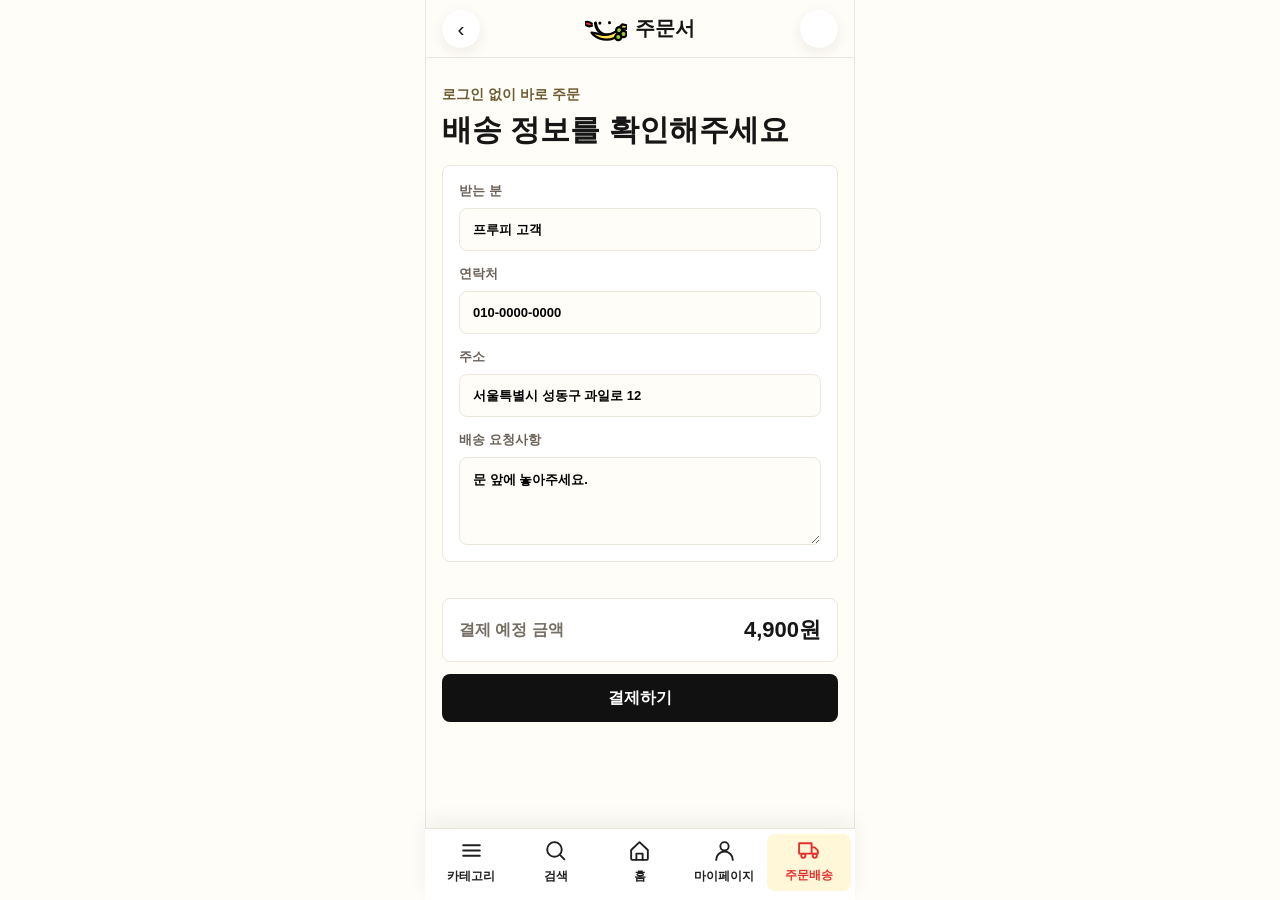
<file: checkout.html>
<!doctype html>
<html lang="ko">
  <head>
    <meta charset="UTF-8" />
    <meta name="viewport" content="width=device-width, initial-scale=1.0" />
    <title>주문서 | 프루피</title>
    <link rel="stylesheet" href="./styles.css" />
    <script defer src="./data.js"></script>
    <script defer src="./app.js"></script>
    <script defer src="./nav.js"></script>
  </head>
  <body data-page="checkout" data-nav="orders">
    <header class="topbar">
      <a class="icon-btn" href="./cart.html" aria-label="뒤로">‹</a>
      <a class="brand" href="./index.html" aria-label="프루피 홈">
        <img src="./logo.svg" alt="" class="brand-logo" />
        <span>주문서</span>
      </a>
      <span class="icon-space"></span>
    </header>

    <main>
      <section class="page-head compact">
        <p>로그인 없이 바로 주문</p>
        <h1>배송 정보를 확인해주세요</h1>
      </section>
      <form class="order-form">
        <label>받는 분<input type="text" value="프루피 고객" /></label>
        <label>연락처<input type="tel" value="010-0000-0000" /></label>
        <label>주소<input type="text" value="서울특별시 성동구 과일로 12" /></label>
        <label>배송 요청사항<textarea>문 앞에 놓아주세요.</textarea></label>
      </form>
      <section class="section">
        <div class="total-box">
          <span>결제 예정 금액</span>
          <strong id="checkoutTotal">0원</strong>
        </div>
        <button class="checkout-btn" type="button">결제하기</button>
      </section>
    </main>
    <nav class="bottom-nav icon-nav" data-bottom-nav aria-label="하단 메뉴"></nav>
  </body>
</html>
</file>
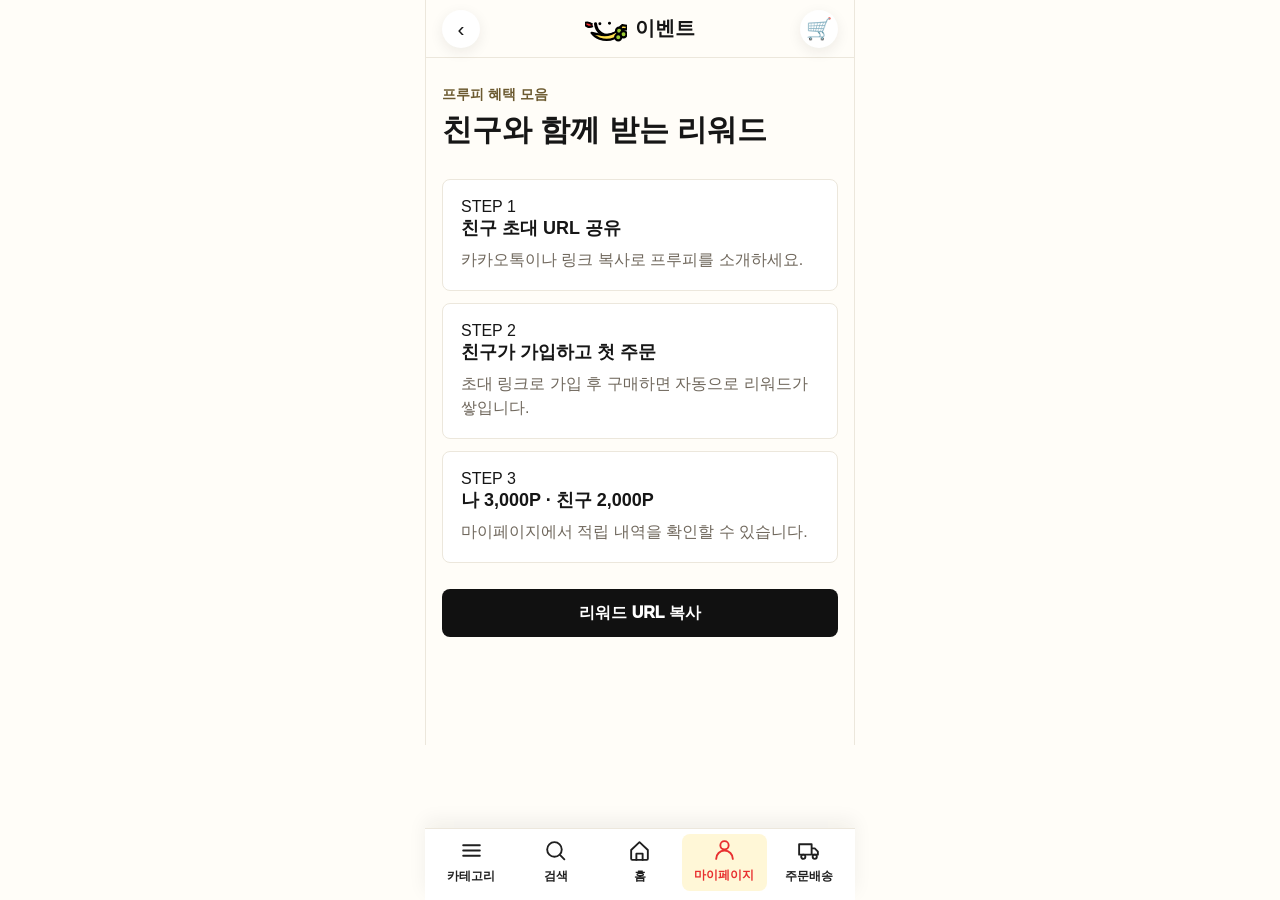
<file: event.html>
<!doctype html>
<html lang="ko">
  <head>
    <meta charset="UTF-8" />
    <meta name="viewport" content="width=device-width, initial-scale=1.0" />
    <title>이벤트 | 프루피</title>
    <link rel="stylesheet" href="./styles.css" />
    <script defer src="./nav.js"></script>
  </head>
  <body data-page="mypage">
    <header class="topbar">
      <a class="icon-btn" href="./index.html" aria-label="뒤로">‹</a>
      <a class="brand" href="./index.html"><img class="logo-mark" src="./logo.svg" alt="" /><span>이벤트</span></a>
      <a class="icon-btn" href="./cart.html" aria-label="장바구니">🛒</a>
    </header>
    <main>
      <section class="page-head">
        <p>프루피 혜택 모음</p>
        <h1>친구와 함께 받는 리워드</h1>
      </section>
      <section class="section event-stack">
        <article><span>STEP 1</span><strong>친구 초대 URL 공유</strong><p>카카오톡이나 링크 복사로 프루피를 소개하세요.</p></article>
        <article><span>STEP 2</span><strong>친구가 가입하고 첫 주문</strong><p>초대 링크로 가입 후 구매하면 자동으로 리워드가 쌓입니다.</p></article>
        <article><span>STEP 3</span><strong>나 3,000P · 친구 2,000P</strong><p>마이페이지에서 적립 내역을 확인할 수 있습니다.</p></article>
        <button class="checkout-btn" type="button" onclick="navigator.clipboard?.writeText(location.href)">리워드 URL 복사</button>
      </section>
    </main>
    <nav class="bottom-nav icon-nav" data-bottom-nav aria-label="하단 메뉴"></nav>
  </body>
</html>
</file>
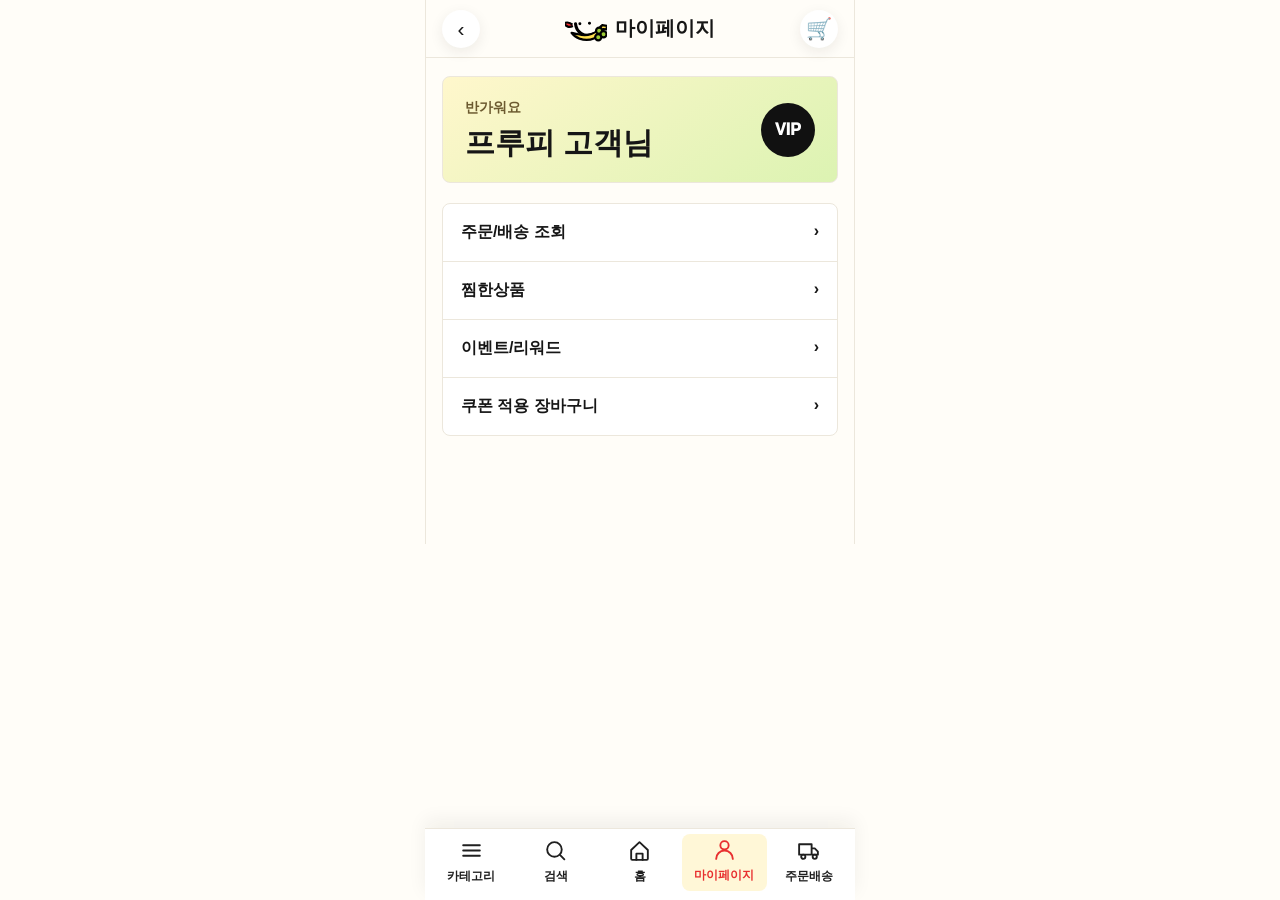
<file: mypage.html>
<!doctype html>
<html lang="ko">
  <head>
    <meta charset="UTF-8" />
    <meta name="viewport" content="width=device-width, initial-scale=1.0" />
    <title>마이페이지 | 프루피</title>
    <link rel="stylesheet" href="./styles.css" />
    <script defer src="./nav.js"></script>
  </head>
  <body data-page="mypage">
    <header class="topbar">
      <a class="icon-btn" href="./index.html" aria-label="뒤로">‹</a>
      <a class="brand" href="./index.html"><img class="logo-mark" src="./logo.svg" alt="" /><span>마이페이지</span></a>
      <a class="icon-btn" href="./cart.html" aria-label="장바구니">🛒</a>
    </header>
    <main>
      <section class="profile-card">
        <div><p>반가워요</p><h1>프루피 고객님</h1></div>
        <span>VIP</span>
      </section>
      <section class="section">
        <div class="menu-list">
          <a href="./orders.html">주문/배송 조회 <span>›</span></a>
          <a href="./wishlist.html">찜한상품 <span>›</span></a>
          <a href="./event.html">이벤트/리워드 <span>›</span></a>
          <a href="./cart.html">쿠폰 적용 장바구니 <span>›</span></a>
        </div>
      </section>
    </main>
    <nav class="bottom-nav icon-nav" data-bottom-nav aria-label="하단 메뉴"></nav>
  </body>
</html>
</file>
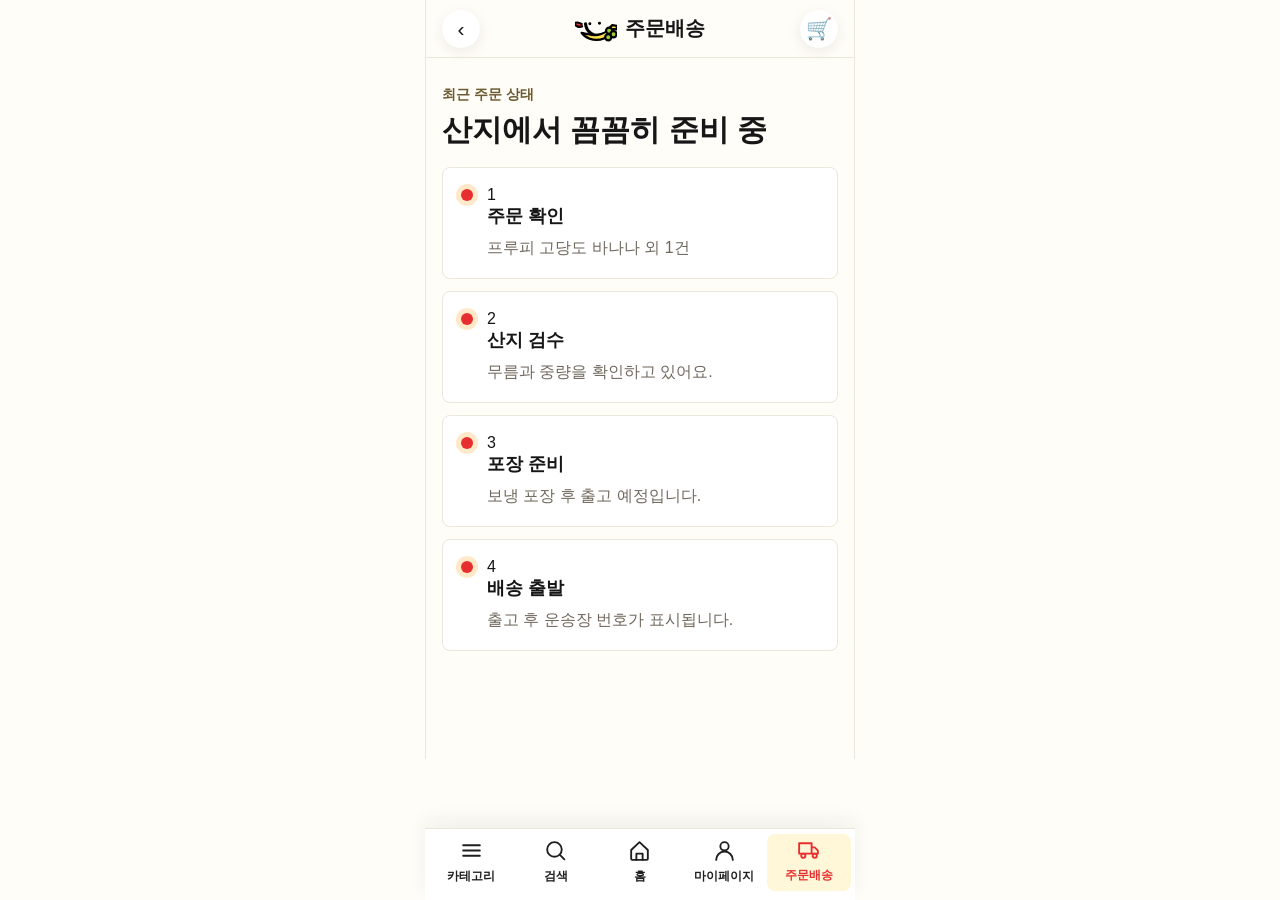
<file: orders.html>
<!doctype html>
<html lang="ko">
  <head>
    <meta charset="UTF-8" />
    <meta name="viewport" content="width=device-width, initial-scale=1.0" />
    <title>주문배송 | 프루피</title>
    <link rel="stylesheet" href="./styles.css" />
    <script defer src="./nav.js"></script>
  </head>
  <body data-page="orders">
    <header class="topbar">
      <a class="icon-btn" href="./index.html" aria-label="뒤로">‹</a>
      <a class="brand" href="./index.html"><img class="logo-mark" src="./logo.svg" alt="" /><span>주문배송</span></a>
      <a class="icon-btn" href="./cart.html" aria-label="장바구니">🛒</a>
    </header>
    <main>
      <section class="page-head compact">
        <p>최근 주문 상태</p>
        <h1>산지에서 꼼꼼히 준비 중</h1>
      </section>
      <section class="section order-timeline">
        <article class="active"><span>1</span><div><strong>주문 확인</strong><p>프루피 고당도 바나나 외 1건</p></div></article>
        <article class="active"><span>2</span><div><strong>산지 검수</strong><p>무름과 중량을 확인하고 있어요.</p></div></article>
        <article><span>3</span><div><strong>포장 준비</strong><p>보냉 포장 후 출고 예정입니다.</p></div></article>
        <article><span>4</span><div><strong>배송 출발</strong><p>출고 후 운송장 번호가 표시됩니다.</p></div></article>
      </section>
    </main>
    <nav class="bottom-nav icon-nav" data-bottom-nav aria-label="하단 메뉴"></nav>
  </body>
</html>
</file>
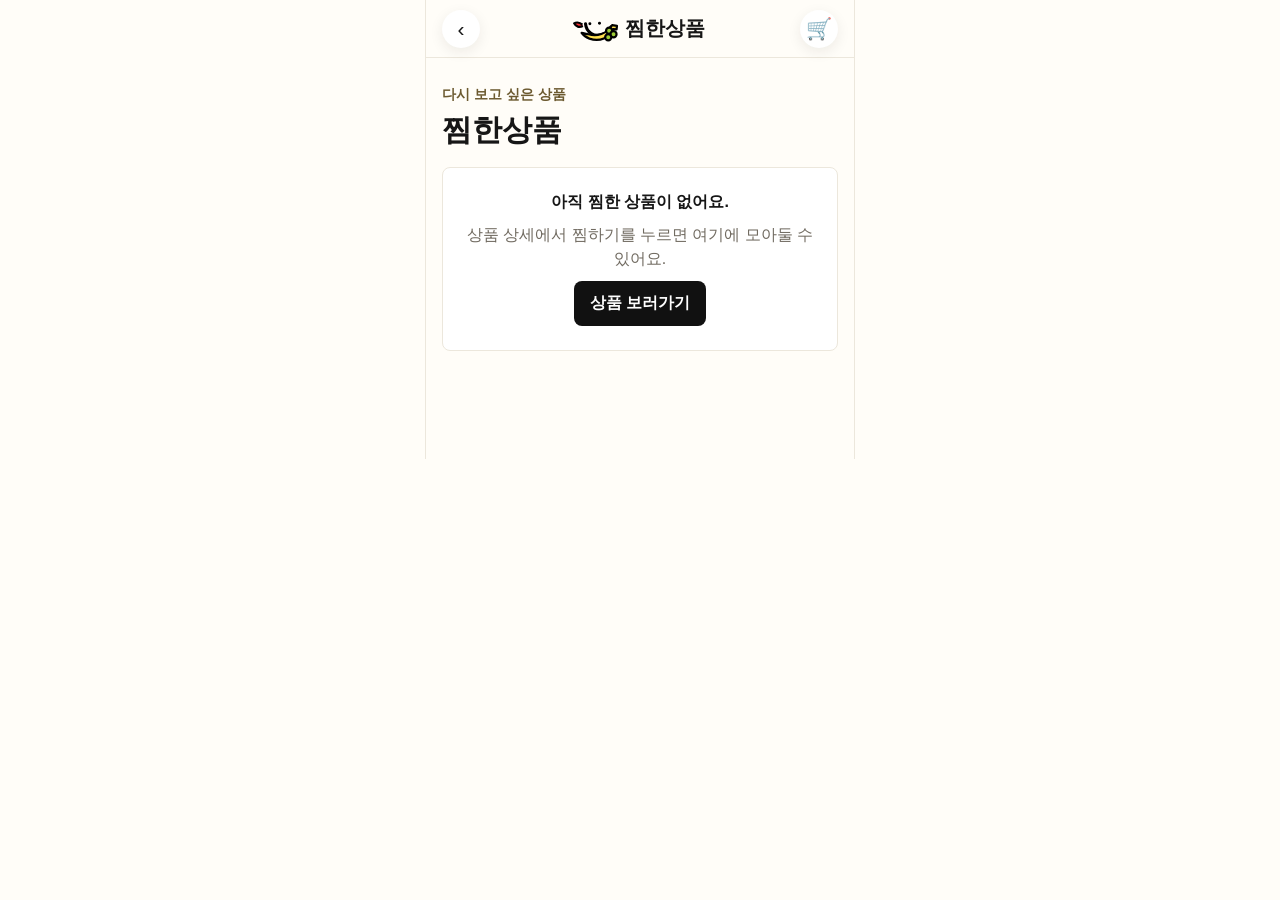
<file: wishlist.html>
<!doctype html>
<html lang="ko">
  <head>
    <meta charset="UTF-8" />
    <meta name="viewport" content="width=device-width, initial-scale=1.0" />
    <title>찜한상품 | 프루피</title>
    <link rel="stylesheet" href="./styles.css" />
    <script defer src="./data.js"></script>
    <script defer src="./app.js"></script>
  </head>
  <body data-page="wishlist">
    <header class="topbar">
      <a class="icon-btn" href="./index.html" aria-label="뒤로">‹</a>
      <a class="brand" href="./index.html" aria-label="프루피 홈">
        <span class="logo-mark" aria-hidden="true">
          <svg viewBox="0 0 96 60" role="img">
            <path class="logo-face" d="M24 18c2 20 20 32 40 24 8-3 14-9 18-17" />
            <path class="logo-leaf" d="M17 20c-8-7-16-5-19-3 4 8 12 10 20 6" />
            <path class="logo-banana" d="M31 42c18 6 42 0 54-21l11 2-1 8-8-1c-8 20-30 30-54 22-8-3-14-7-18-13 6 1 10 2 16 3z" />
            <circle class="logo-grape" cx="78" cy="34" r="7" />
            <circle class="logo-grape" cx="88" cy="42" r="7" />
            <circle class="logo-grape" cx="76" cy="49" r="7" />
            <circle cx="34" cy="18" r="3.4" />
            <circle cx="56" cy="17" r="3.4" />
          </svg>
        </span>
        <span>찜한상품</span>
      </a>
      <a class="icon-btn" href="./cart.html" aria-label="장바구니">🛒</a>
    </header>

    <main>
      <section class="page-head compact">
        <p>다시 보고 싶은 상품</p>
        <h1>찜한상품</h1>
      </section>
      <section class="section">
        <div class="product-list" id="wishlistItems"></div>
      </section>
    </main>
  </body>
</html>
</file>
<file: styles.css>
:root {
  color: #161616;
  background: #fffdf8;
  font-family: -apple-system, BlinkMacSystemFont, "Segoe UI", sans-serif;
  --red: #f52e32;
  --green: #6fb82b;
  --yellow: #ffe04f;
  --line: #ece7dc;
}

* {
  box-sizing: border-box;
}

body {
  margin: 0;
  background: #fffdf8;
  padding-bottom: calc(88px + env(safe-area-inset-bottom));
}

body.drawer-locked {
  overflow: hidden;
}

a {
  color: inherit;
  text-decoration: none;
}

button,
input,
textarea {
  font: inherit;
}

.topbar {
  position: sticky;
  top: 0;
  z-index: 10;
  display: flex;
  align-items: center;
  justify-content: space-between;
  height: 58px;
  padding: 0 16px;
  background: rgba(255, 253, 248, 0.94);
  border-bottom: 1px solid var(--line);
  backdrop-filter: blur(14px);
}

.topbar.transparent {
  position: fixed;
  width: 100%;
  background: transparent;
  border: 0;
}

.brand {
  display: inline-flex;
  align-items: center;
  gap: 8px;
  font-size: 20px;
  font-weight: 900;
}

.brand-logo {
  width: 42px;
  height: 30px;
  object-fit: contain;
}

.brand-compact {
  padding: 6px 10px;
  border-radius: 999px;
  background: rgba(255, 255, 255, 0.92);
  box-shadow: 0 4px 14px rgba(32, 24, 8, 0.08);
}

.logo-mark {
  width: 42px;
  height: 30px;
}

.logo-mark svg {
  width: 100%;
  height: 100%;
  overflow: visible;
}

.logo-face {
  fill: none;
  stroke: #000;
  stroke-width: 7;
  stroke-linecap: round;
}

.logo-leaf {
  fill: var(--red);
  stroke: #000;
  stroke-width: 5;
  stroke-linejoin: round;
}

.logo-banana {
  fill: var(--yellow);
  stroke: #000;
  stroke-width: 5;
  stroke-linejoin: round;
}

.logo-grape {
  fill: #9ccc35;
  stroke: #000;
  stroke-width: 5;
}

.mini-logo {
  display: inline-grid;
  place-items: center;
  width: 28px;
  height: 28px;
  border: 3px solid #000;
  border-radius: 8px;
  background: var(--yellow);
  font-size: 16px;
  font-weight: 900;
}

.icon-btn,
.icon-space {
  display: inline-grid;
  place-items: center;
  width: 38px;
  height: 38px;
  border: 0;
  border-radius: 50%;
  background: #fff;
  box-shadow: 0 4px 14px rgba(32, 24, 8, 0.08);
  font-size: 21px;
}

.hero {
  min-height: 370px;
  margin: 0 14px;
  border-radius: 0 0 24px 24px;
  background:
    linear-gradient(90deg, rgba(0, 0, 0, 0.58), rgba(0, 0, 0, 0.1)),
    url("https://images.unsplash.com/photo-1610348725531-843dff563e2c?auto=format&fit=crop&w=1200&q=80") center / cover;
  overflow: hidden;
  position: relative;
}

.hero-copy {
  position: relative;
  z-index: 1;
  padding: 38px 24px;
  max-width: 310px;
}

.hero p,
.page-head p,
.profile-card p {
  margin: 0 0 8px;
  color: #6c5a30;
  font-size: 14px;
  font-weight: 800;
}

.hero p,
.hero h1 {
  color: #fff;
  text-shadow: 0 2px 12px rgba(0, 0, 0, 0.2);
}

.hero h1,
.page-head h1,
.profile-card h1 {
  margin: 0;
  font-size: 30px;
  line-height: 1.18;
  letter-spacing: 0;
}

.primary-btn,
.checkout-btn,
.buy-bar a,
.buy-bar button {
  display: inline-flex;
  align-items: center;
  justify-content: center;
  min-height: 48px;
  border: 0;
  border-radius: 8px;
  background: #111;
  color: #fff;
  font-weight: 900;
}

.primary-btn {
  margin-top: 22px;
  padding: 0 20px;
}

.quick-tabs,
.filter-tabs {
  display: flex;
  gap: 8px;
  padding: 16px;
  overflow-x: auto;
}

.quick-tabs.farmer-tabs {
  position: sticky;
  top: 58px;
  z-index: 8;
  gap: 7px;
  padding: 12px 16px;
  background: rgba(255, 253, 248, 0.94);
  border-bottom: 1px solid var(--line);
  backdrop-filter: blur(14px);
}

.quick-tabs.farmer-tabs a {
  min-width: auto;
  padding: 10px 13px;
  border-color: #111;
  border-radius: 999px;
  white-space: nowrap;
  font-size: 13px;
}

.quick-tabs.farmer-tabs a.active {
  background: #111;
  color: #fff;
}

.quick-tabs a,
.filter-tabs a {
  flex: 0 0 auto;
  min-width: 74px;
  padding: 12px 14px;
  border: 1px solid var(--line);
  border-radius: 8px;
  background: #fff;
  text-align: center;
  font-weight: 900;
}

.category-menu {
  display: grid;
  grid-template-columns: 92px minmax(0, 1fr);
  min-height: 436px;
  border-bottom: 8px solid #f5f0e7;
  background: #fffdf8;
}

.category-rail {
  position: sticky;
  top: 58px;
  align-self: start;
  display: grid;
  background: #f5f0e7;
}

.category-rail a {
  display: flex;
  align-items: center;
  min-height: 58px;
  padding: 0 14px;
  border-bottom: 1px solid #e9dfd0;
  color: #756b5e;
  font-size: 14px;
  font-weight: 950;
}

.category-rail a.active {
  position: relative;
  background: #fffdf8;
  color: #111;
}

.category-rail a.active::before {
  content: "";
  position: absolute;
  left: 0;
  top: 16px;
  bottom: 16px;
  width: 4px;
  border-radius: 0 4px 4px 0;
  background: #f52e32;
}

.category-panel {
  min-width: 0;
  padding: 20px 14px 24px;
}

.category-panel > p {
  margin: 0 0 7px;
  color: #887d6f;
  font-size: 13px;
  font-weight: 900;
}

.category-panel h1 {
  margin: 0;
  font-size: 28px;
  line-height: 1.18;
}

.category-summary {
  display: flex;
  flex-wrap: wrap;
  gap: 6px;
  margin-top: 14px;
}

.category-summary span {
  border-radius: 999px;
  padding: 7px 9px;
  background: #fff4ca;
  color: #2e281e;
  font-size: 12px;
  font-weight: 950;
}

.category-feature {
  margin-top: 16px;
}

.category-feature a {
  display: grid;
  grid-template-columns: 82px minmax(0, 1fr);
  gap: 12px;
  align-items: center;
  min-height: 104px;
  padding: 10px;
  border-radius: 8px;
  background: #141414;
  color: #fff;
  overflow: hidden;
}

.category-feature img {
  width: 82px;
  height: 82px;
  object-fit: cover;
  border-radius: 7px;
}

.category-feature span {
  display: grid;
  gap: 7px;
  min-width: 0;
}

.category-feature b {
  font-size: 15px;
  line-height: 1.35;
}

.category-feature em {
  color: #ffe04f;
  font-size: 13px;
  font-style: normal;
  font-weight: 950;
}

.subcategory-grid {
  display: grid;
  grid-template-columns: repeat(2, minmax(0, 1fr));
  gap: 9px;
  margin-top: 16px;
}

.subcategory-grid a {
  display: grid;
  align-content: start;
  min-height: 86px;
  padding: 12px;
  border: 1px solid var(--line);
  border-radius: 8px;
  background: #fff;
}

.subcategory-grid strong {
  font-size: 15px;
}

.subcategory-grid span {
  margin-top: 8px;
  color: #70675b;
  font-size: 12px;
  line-height: 1.35;
}

.category-curation {
  padding-top: 22px;
}

.curation-row {
  display: grid;
  gap: 10px;
}

.category-sort {
  align-items: flex-start;
  gap: 12px;
}

.category-sort > div {
  display: flex;
  flex-wrap: wrap;
  justify-content: flex-end;
  gap: 6px;
}

.category-sort a {
  border-radius: 999px;
  padding: 7px 9px;
  background: #f5f0e7;
  color: #6f665b;
  font-size: 12px;
  font-weight: 950;
}

.category-sort a.active {
  background: #111;
  color: #fff;
}

.coupon-band {
  display: flex;
  align-items: center;
  gap: 10px;
  margin: 0 16px 10px;
  padding: 14px;
  border-radius: 8px;
  background: #161616;
  color: #fff;
}

.coupon-band span {
  color: #ffe75f;
  font-size: 13px;
  font-weight: 900;
}

.coupon-band strong {
  flex: 1;
}

.coupon-band button {
  border: 0;
  border-radius: 7px;
  padding: 9px 12px;
  background: #fff;
  font-weight: 900;
}

.coupon-band button:disabled {
  color: #6b6257;
  background: #efe9dc;
}

.market-status {
  display: grid;
  grid-template-columns: repeat(3, minmax(0, 1fr));
  gap: 8px;
  margin: 12px 16px 6px;
}

.market-status article {
  display: grid;
  gap: 4px;
  min-height: 68px;
  padding: 12px 10px;
  border: 1px solid var(--line);
  border-radius: 8px;
  background: #fff;
}

.market-status strong {
  font-size: 16px;
}

.market-status span {
  color: #71675b;
  font-size: 12px;
  font-weight: 900;
}

.category-shortcut {
  padding-top: 18px;
}

.shortcut-grid {
  display: grid;
  grid-template-columns: repeat(3, minmax(0, 1fr));
  gap: 10px;
}

.shortcut-grid a {
  min-width: 0;
  padding: 9px;
  border: 1px solid var(--line);
  border-radius: 8px;
  background: #fff;
}

.shortcut-grid img {
  width: 100%;
  aspect-ratio: 1;
  border-radius: 7px;
  object-fit: cover;
}

.shortcut-grid strong {
  display: block;
  margin-top: 8px;
  font-size: 14px;
}

.shortcut-grid span {
  display: block;
  margin-top: 4px;
  color: #7a7065;
  font-size: 11px;
  line-height: 1.35;
}

.review-highlight > div:last-child {
  display: grid;
  gap: 10px;
}

.review-highlight-card {
  display: grid;
  grid-template-columns: 92px minmax(0, 1fr);
  gap: 12px;
  padding: 10px;
  border: 1px solid var(--line);
  border-radius: 8px;
  background: #fff;
}

.review-highlight-card img {
  width: 92px;
  height: 92px;
  object-fit: cover;
  border-radius: 7px;
}

.review-highlight-card strong {
  display: block;
  font-size: 15px;
}

.review-highlight-card p {
  margin: 6px 0;
  color: #7a7065;
  font-size: 12px;
  font-weight: 900;
}

.review-highlight-card blockquote {
  margin: 0;
  color: #4f483f;
  font-size: 13px;
  line-height: 1.45;
}

.deal-head {
  background: linear-gradient(145deg, #141414, #43331f);
  color: #fff;
}

.deal-head p {
  color: #ffe67a;
}

.timer-box {
  display: inline-flex;
  align-items: center;
  gap: 8px;
  margin-top: 16px;
  padding: 10px 12px;
  border-radius: 8px;
  background: rgba(255, 255, 255, 0.12);
  font-size: 13px;
  font-weight: 900;
}

.timer-box strong {
  color: #ffe04f;
  font-variant-numeric: tabular-nums;
}

.search-box {
  display: flex;
  align-items: center;
  gap: 10px;
  margin: 14px 16px 0;
  padding: 13px 15px;
  border: 1px solid var(--line);
  border-radius: 8px;
  background: #fff;
  color: #6e665b;
  font-weight: 900;
}

.search-box input {
  width: 100%;
  border: 0;
  outline: 0;
  background: transparent;
  font-size: 16px;
  font-weight: 800;
}

.popular-keywords {
  display: flex;
  gap: 8px;
  overflow-x: auto;
  margin: 12px 16px 0;
  padding-bottom: 2px;
  scrollbar-width: none;
}

.popular-keywords::-webkit-scrollbar {
  display: none;
}

.popular-keywords button {
  flex: 0 0 auto;
  border: 0;
  border-radius: 8px;
  padding: 9px 12px;
  background: #fff4ca;
  color: #1f1f1f;
  font-size: 13px;
  font-weight: 950;
}

.event-stack {
  display: grid;
  gap: 12px;
}

.event-stack article,
.order-timeline article {
  padding: 18px;
  border: 1px solid var(--line);
  border-radius: 8px;
  background: #fff;
}

.event-stack article strong,
.order-timeline article strong {
  display: block;
  margin-bottom: 8px;
  font-size: 18px;
}

.event-stack article p,
.order-timeline article p {
  margin: 0;
  color: #70685d;
  line-height: 1.5;
}

.event-stack button {
  width: 100%;
  margin-top: 14px;
  border: 0;
  border-radius: 8px;
  padding: 13px 14px;
  background: #111;
  color: #fff;
  font-weight: 950;
}

.order-timeline {
  display: grid;
  gap: 12px;
}

.order-timeline article {
  position: relative;
  padding-left: 44px;
}

.order-timeline article::before {
  content: "";
  position: absolute;
  left: 18px;
  top: 21px;
  width: 12px;
  height: 12px;
  border-radius: 50%;
  background: #e82f2f;
  box-shadow: 0 0 0 5px #ffe9c9;
}

.section {
  padding: 20px 16px;
}

.section.soft {
  background: #f5f9e9;
}

.trust-strip {
  display: grid;
  grid-template-columns: repeat(3, minmax(0, 1fr));
  gap: 8px;
  padding-top: 8px;
}

.trust-strip article {
  display: grid;
  gap: 4px;
  min-height: 74px;
  padding: 13px 8px;
  border: 1px solid var(--line);
  border-radius: 8px;
  background: #fff;
  text-align: center;
}

.trust-strip strong {
  font-size: 20px;
}

.trust-strip span {
  color: #6f675c;
  font-size: 12px;
  font-weight: 900;
}

.section-title,
.sort-row {
  display: flex;
  align-items: center;
  justify-content: space-between;
  margin-bottom: 14px;
}

.section-title h2 {
  margin: 0;
  font-size: 21px;
}

.section-title a,
.sort-row span {
  color: #766f62;
  font-size: 13px;
  font-weight: 800;
}

.flyer-row {
  display: grid;
  grid-auto-flow: column;
  grid-auto-columns: 78%;
  gap: 12px;
  overflow-x: auto;
}

.flyer {
  min-height: 132px;
  padding: 18px;
  border-radius: 8px;
  position: relative;
  overflow: hidden;
  background-size: cover;
  background-position: center;
  color: #fff;
}

.flyer::before {
  content: "";
  position: absolute;
  inset: 0;
  background: linear-gradient(90deg, rgba(0, 0, 0, 0.62), rgba(0, 0, 0, 0.08));
}

.flyer > * {
  position: relative;
  z-index: 1;
}

.flyer-banana {
  background-image: url("https://images.unsplash.com/photo-1571771894821-ce9b6c11b08e?auto=format&fit=crop&w=900&q=80");
}

.flyer-cucumber {
  background-image: url("https://images.unsplash.com/photo-1449300079323-02e209d9d3a6?auto=format&fit=crop&w=900&q=80");
}

.flyer span,
.pill {
  display: inline-flex;
  width: fit-content;
  padding: 5px 8px;
  border-radius: 6px;
  background: #111;
  color: #fff;
  font-size: 11px;
  font-weight: 900;
}

.flyer strong {
  display: block;
  margin-top: 12px;
  font-size: 19px;
  line-height: 1.28;
}

.product-grid {
  display: grid;
  grid-template-columns: repeat(2, minmax(0, 1fr));
  gap: 14px;
}

.product-grid.wide {
  padding-bottom: 20px;
}

.product-card,
.list-item,
.cart-item,
.profile-card,
.total-box,
.order-form,
.menu-list {
  border: 1px solid var(--line);
  border-radius: 8px;
  background: #fff;
}

.product-card {
  padding: 10px;
}

.product-photo {
  aspect-ratio: 1 / 0.88;
  margin: 0;
  border-radius: 8px;
  background: #f4f1e8;
  overflow: hidden;
}

.product-photo img {
  width: 100%;
  height: 100%;
  display: block;
  object-fit: cover;
}

.card-meta {
  display: flex;
  align-items: center;
  justify-content: space-between;
  gap: 6px;
  margin-top: 10px;
}

.review-chip,
.review-line {
  color: #797064;
  font-size: 11px;
  font-weight: 900;
}

.review-line {
  display: inline-block;
  margin-top: 8px;
  font-size: 12px;
}

.product-card h3,
.list-item h3,
.cart-item h3 {
  margin: 9px 0 5px;
  font-size: 15px;
  line-height: 1.3;
}

.product-card p,
.list-item p,
.cart-item p,
.description p {
  margin: 0;
  color: #716b61;
  font-size: 13px;
  line-height: 1.45;
}

.price-row {
  display: flex;
  gap: 6px;
  align-items: baseline;
  margin-top: 8px;
}

.price-row em,
.detail-price em {
  color: var(--red);
  font-style: normal;
  font-weight: 950;
}

.price-row strong {
  font-size: 16px;
}

.product-list {
  display: grid;
  gap: 12px;
}

.list-item,
.cart-item {
  display: grid;
  grid-template-columns: 96px 1fr;
  gap: 12px;
  padding: 10px;
}

.page-head {
  padding: 28px 16px 12px;
}

.page-head.compact {
  padding-bottom: 0;
}

.detail-hero {
  height: 430px;
  background: #f4f1e8;
}

.detail-hero img {
  width: 100%;
  height: 100%;
  display: block;
  object-fit: cover;
}

.detail-info {
  margin-top: -18px;
  padding: 24px 18px 120px;
  border-radius: 18px 18px 0 0;
  background: #fffdf8;
  position: relative;
}

.detail-info h1 {
  margin: 14px 0 8px;
  font-size: 26px;
  line-height: 1.22;
}

.detail-info > p {
  margin: 0;
  color: #716b61;
}

.detail-price {
  display: flex;
  align-items: baseline;
  gap: 8px;
  margin: 18px 0;
}

.detail-price strong {
  font-size: 28px;
}

.detail-price del {
  color: #9b958a;
}

dl {
  display: grid;
  gap: 10px;
  margin: 0;
  padding: 15px;
  border-radius: 8px;
  background: #fff;
  border: 1px solid var(--line);
}

.review-summary {
  display: flex;
  align-items: center;
  gap: 8px;
  margin: 0 0 16px;
  color: #6b6257;
  font-size: 14px;
  font-weight: 900;
}

.review-summary strong {
  color: #111;
}

.md-strip {
  display: grid;
  grid-template-columns: repeat(3, minmax(0, 1fr));
  gap: 7px;
  margin: 0 0 16px;
}

.md-strip span {
  display: grid;
  place-items: center;
  min-height: 38px;
  border-radius: 8px;
  background: #f4f8e9;
  color: #415c16;
  font-size: 12px;
  font-weight: 950;
  text-align: center;
}

.benefit-box {
  display: grid;
  gap: 7px;
  margin: 0 0 16px;
  padding: 14px;
  border-radius: 8px;
  background: #fff7d6;
}

.benefit-box strong {
  font-size: 17px;
}

.benefit-box span {
  color: #6d6254;
  font-size: 13px;
  font-weight: 850;
}

.copy-btn {
  justify-self: start;
  border: 0;
  border-radius: 7px;
  padding: 9px 12px;
  background: #111;
  color: #fff;
  font-size: 13px;
  font-weight: 950;
}

.copy-btn:disabled {
  background: #d6cbb9;
}

.option-panel {
  display: grid;
  gap: 13px;
  margin-top: 16px;
  padding: 15px;
  border: 1px solid var(--line);
  border-radius: 8px;
  background: #fff;
}

.option-panel label {
  display: grid;
  gap: 8px;
  color: #6f665a;
  font-size: 13px;
  font-weight: 900;
}

.option-panel select {
  width: 100%;
  border: 1px solid var(--line);
  border-radius: 7px;
  padding: 12px;
  background: #fffdf8;
  color: #111;
  font-weight: 900;
}

.quantity-row {
  display: flex;
  justify-content: space-between;
  align-items: center;
}

.quantity-row > span {
  color: #6f665a;
  font-size: 13px;
  font-weight: 900;
}

.quantity-row div {
  display: inline-grid;
  grid-template-columns: 34px 40px 34px;
  align-items: center;
  overflow: hidden;
  border: 1px solid var(--line);
  border-radius: 8px;
}

.quantity-row button {
  height: 34px;
  border: 0;
  background: #f8f3e9;
  font-weight: 950;
}

.quantity-row strong {
  text-align: center;
}

.option-panel > p {
  display: flex;
  justify-content: space-between;
  margin: 0;
  font-weight: 950;
}

dl div {
  display: flex;
  justify-content: space-between;
  gap: 16px;
}

dt {
  color: #777064;
  font-weight: 800;
}

dd {
  margin: 0;
  text-align: right;
  font-weight: 800;
}

.detail-tabs {
  position: sticky;
  top: 58px;
  z-index: 8;
  display: grid;
  grid-template-columns: repeat(4, 1fr);
  background: #fff;
  border-top: 1px solid var(--line);
  border-bottom: 1px solid var(--line);
}

.detail-tabs a {
  display: grid;
  place-items: center;
  min-height: 48px;
  color: #5f574d;
  font-size: 13px;
  font-weight: 900;
}

.detail-section {
  padding: 26px 16px;
  background: #fffdf8;
  border-bottom: 8px solid #f3efe5;
}

.detail-section h2 {
  margin: 0 0 14px;
  font-size: 21px;
}

.wide-detail-image {
  width: 100%;
  aspect-ratio: 1 / 0.72;
  display: block;
  object-fit: cover;
  border-radius: 8px;
  margin-bottom: 16px;
}

.detail-section > p {
  margin: 0;
  color: #5f574d;
  line-height: 1.65;
  font-weight: 700;
}

.point-list {
  display: grid;
  gap: 10px;
  padding: 0;
  margin: 18px 0;
  list-style: none;
}

.point-list li {
  padding: 14px;
  border-radius: 8px;
  background: #fff;
  border: 1px solid var(--line);
  font-weight: 900;
}

.point-list li::before {
  content: "✓";
  margin-right: 8px;
  color: var(--green);
  font-weight: 950;
}

.info-panel,
.packing-panel,
.review-card,
.qna-list details,
.notice-grid article {
  border: 1px solid var(--line);
  border-radius: 8px;
  background: #fff;
}

.info-panel {
  padding: 16px;
}

.info-panel h3 {
  margin: 0 0 8px;
  font-size: 16px;
}

.info-panel p {
  margin: 0;
  color: #6d655c;
  line-height: 1.55;
}

.packing-panel {
  margin-top: 12px;
  padding: 16px;
}

.packing-panel h3 {
  margin: 0 0 12px;
  font-size: 16px;
}

.packing-panel div {
  display: grid;
  grid-template-columns: 28px 1fr;
  gap: 10px;
  align-items: start;
}

.packing-panel span {
  display: grid;
  place-items: center;
  width: 28px;
  height: 28px;
  border-radius: 50%;
  background: #111;
  color: #fff;
  font-size: 13px;
  font-weight: 950;
}

.packing-panel p {
  margin: 4px 0 12px;
  color: #5f574d;
  line-height: 1.45;
  font-weight: 800;
}

.fresh-checklist {
  display: grid;
  gap: 10px;
  margin: 16px 0;
}

.fresh-checklist article {
  display: grid;
  grid-template-columns: 42px minmax(0, 1fr);
  gap: 4px 12px;
  padding: 14px;
  border: 1px solid var(--line);
  border-radius: 8px;
  background: #fff;
}

.fresh-checklist strong {
  grid-row: span 2;
  display: grid;
  place-items: center;
  width: 38px;
  height: 38px;
  border-radius: 50%;
  background: #111;
  color: #ffe04f;
  font-size: 13px;
}

.fresh-checklist span {
  font-weight: 950;
}

.fresh-checklist p {
  margin: 0;
  color: #70685d;
  font-size: 13px;
}

.review-meter {
  display: grid;
  grid-template-columns: 62px minmax(0, 1fr);
  gap: 4px 12px;
  align-items: center;
  margin-bottom: 14px;
  padding: 14px;
  border-radius: 8px;
  background: #111;
  color: #fff;
}

.review-meter strong {
  grid-row: span 2;
  font-size: 32px;
}

.review-meter div {
  height: 8px;
  overflow: hidden;
  border-radius: 999px;
  background: rgba(255, 255, 255, 0.24);
}

.review-meter div span {
  display: block;
  height: 100%;
  border-radius: inherit;
  background: #ffe04f;
}

.review-meter p {
  margin: 0;
  color: #f3eadb;
  font-size: 13px;
}

.photo-review-grid {
  display: grid;
  grid-template-columns: repeat(3, minmax(0, 1fr));
  gap: 8px;
  margin-bottom: 14px;
}

.photo-review-grid article {
  min-width: 0;
  padding: 8px;
  border: 1px solid var(--line);
  border-radius: 8px;
  background: #fff;
}

.photo-review-grid img {
  width: 100%;
  aspect-ratio: 1;
  object-fit: cover;
  border-radius: 7px;
}

.photo-review-grid strong {
  display: block;
  margin-top: 7px;
  font-size: 12px;
}

.photo-review-grid p {
  display: -webkit-box;
  overflow: hidden;
  -webkit-line-clamp: 2;
  -webkit-box-orient: vertical;
  margin: 4px 0 0;
  color: #6f665a;
  font-size: 11px;
  line-height: 1.35;
}

.review-list {
  display: grid;
  gap: 10px;
}

.review-card {
  padding: 15px;
}

.review-card div {
  display: flex;
  justify-content: space-between;
  gap: 12px;
}

.review-card span {
  color: #8a8176;
  font-size: 12px;
  font-weight: 800;
}

.review-card p {
  margin: 8px 0;
  color: #ffb400;
  letter-spacing: 0;
}

.review-card blockquote {
  margin: 0;
  color: #5f574d;
  line-height: 1.5;
}

.line-btn {
  border: 1px solid #111;
  border-radius: 8px;
  background: #fff;
  padding: 8px 11px;
  font-size: 13px;
  font-weight: 900;
}

.qna-list {
  display: grid;
  gap: 10px;
}

.qna-list details {
  padding: 0;
  overflow: hidden;
}

.qna-list summary {
  display: flex;
  gap: 10px;
  padding: 15px;
  cursor: pointer;
  font-weight: 900;
  list-style: none;
}

.qna-list summary::-webkit-details-marker {
  display: none;
}

.qna-list p {
  display: flex;
  gap: 10px;
  margin: 0;
  padding: 15px;
  background: #f8f5ee;
  color: #5f574d;
  line-height: 1.55;
}

.qna-list span {
  flex: 0 0 auto;
  font-weight: 950;
}

.notice-grid {
  display: grid;
  gap: 10px;
}

.notice-grid article {
  padding: 15px;
}

.notice-grid p {
  margin: 8px 0 0;
  color: #6b6257;
  line-height: 1.55;
}

.buy-bar {
  position: fixed;
  left: 0;
  right: 0;
  bottom: calc(72px + env(safe-area-inset-bottom));
  z-index: 12;
  display: grid;
  grid-template-columns: 0.72fr 1fr 1fr;
  gap: 8px;
  padding: 10px 14px;
  background: rgba(255, 253, 248, 0.96);
  border-top: 1px solid var(--line);
  box-shadow: 0 -8px 18px rgba(31, 27, 18, 0.08);
}

.buy-bar button {
  background: #fff;
  color: #111;
  border: 1px solid #111;
}

.buy-bar .wish-btn {
  border-color: var(--line);
  color: #52483e;
}

.cart-list {
  display: grid;
  gap: 12px;
}

.cart-item .product-photo {
  aspect-ratio: 1;
}

.cart-section {
  padding-top: 14px;
}

.cart-info {
  position: relative;
  min-width: 0;
  padding-right: 28px;
}

.cart-remove {
  position: absolute;
  top: 0;
  right: 0;
  display: grid;
  place-items: center;
  width: 25px;
  height: 25px;
  border: 0;
  border-radius: 50%;
  background: #f4f0e8;
  color: #6c6257;
  font-size: 18px;
  font-weight: 900;
}

.cart-control {
  display: inline-grid;
  grid-template-columns: 34px 38px 34px;
  align-items: center;
  overflow: hidden;
  margin-top: 10px;
  border: 1px solid var(--line);
  border-radius: 8px;
  background: #fffdf8;
}

.cart-control button {
  display: grid;
  place-items: center;
  width: 34px;
  height: 34px;
  border: 0;
  background: #fff;
  font-size: 18px;
  font-weight: 950;
}

.cart-control span {
  text-align: center;
  font-weight: 950;
}

.cart-info > strong {
  display: block;
  margin-top: 10px;
  font-size: 17px;
}

.coupon-box {
  display: flex;
  align-items: center;
  gap: 12px;
  margin-top: 14px;
  padding: 15px;
  border: 1px solid #111;
  border-radius: 8px;
  background: #fff9d8;
}

.coupon-box div {
  flex: 1;
  min-width: 0;
}

.coupon-box strong {
  display: block;
  margin-bottom: 5px;
}

.coupon-box p {
  margin: 0;
  color: #6d655c;
  font-size: 12px;
  line-height: 1.4;
  font-weight: 800;
}

.coupon-box button {
  flex: 0 0 auto;
  border: 0;
  border-radius: 8px;
  padding: 11px 13px;
  background: #111;
  color: #fff;
  font-weight: 950;
}

.coupon-box button:disabled {
  background: #8d857a;
}

.total-box {
  display: flex;
  justify-content: space-between;
  align-items: center;
  margin-top: 16px;
  padding: 16px;
}

.total-box span {
  color: #746e64;
  font-weight: 800;
}

.total-box strong {
  font-size: 22px;
}

.cart-summary {
  display: grid;
  gap: 10px;
  margin-top: 14px;
  padding: 16px;
  border: 1px solid var(--line);
  border-radius: 8px;
  background: #fff;
}

.cart-summary div {
  display: flex;
  align-items: center;
  justify-content: space-between;
  gap: 12px;
}

.cart-summary span {
  color: #746e64;
  font-weight: 800;
}

.cart-summary strong {
  font-size: 15px;
}

.cart-summary .summary-total {
  margin-top: 4px;
  padding-top: 12px;
  border-top: 1px solid var(--line);
}

.cart-summary .summary-total strong {
  font-size: 22px;
}

.cart-summary p {
  margin: 2px 0 0;
  padding: 10px 12px;
  border-radius: 8px;
  background: #f4f8e9;
  color: #415c16;
  font-size: 13px;
  font-weight: 900;
  text-align: center;
}

.checkout-btn {
  width: 100%;
  margin-top: 12px;
}

.checkout-btn.disabled {
  pointer-events: none;
  background: #c9c1b5;
}

.order-form {
  display: grid;
  gap: 14px;
  margin: 18px 16px 0;
  padding: 16px;
}

.order-form label {
  display: grid;
  gap: 8px;
  color: #6a6258;
  font-size: 13px;
  font-weight: 900;
}

.order-form input,
.order-form textarea {
  width: 100%;
  border: 1px solid var(--line);
  border-radius: 8px;
  padding: 13px;
  background: #fffdf8;
}

.order-form textarea {
  min-height: 88px;
  resize: vertical;
}

.profile-card {
  display: flex;
  justify-content: space-between;
  align-items: center;
  margin: 18px 16px 0;
  padding: 22px;
  background: linear-gradient(145deg, #fff7cc, #dcf3b2);
}

.profile-card span {
  display: grid;
  place-items: center;
  width: 54px;
  height: 54px;
  border-radius: 50%;
  background: #111;
  color: #fff;
  font-weight: 950;
}

.menu-list {
  overflow: hidden;
}

.menu-list a {
  display: flex;
  justify-content: space-between;
  padding: 18px;
  border-bottom: 1px solid var(--line);
  font-weight: 900;
}

.menu-list a:last-child {
  border-bottom: 0;
}

.bottom-nav {
  position: fixed;
  left: 0;
  right: 0;
  bottom: 0;
  z-index: 9;
  display: grid;
  grid-template-columns: repeat(5, 1fr);
  min-height: calc(72px + env(safe-area-inset-bottom));
  padding: 6px 4px calc(8px + env(safe-area-inset-bottom));
  background: #fff;
  border-top: 1px solid var(--line);
  box-shadow: 0 -8px 18px rgba(31, 27, 18, 0.06);
}

.bottom-nav.scroll-nav {
  display: flex;
  align-items: center;
  gap: 0;
  overflow-x: auto;
  min-height: 62px;
  padding: 0 8px;
  scrollbar-width: none;
}

.bottom-nav.scroll-nav::-webkit-scrollbar {
  display: none;
}

.bottom-nav.scroll-nav a {
  flex: 0 0 auto;
  min-width: 74px;
  padding: 0 8px;
}

.bottom-nav a {
  display: grid;
  grid-template-rows: 30px 18px;
  place-items: center;
  gap: 2px;
  color: #1f1f1f;
  font-size: 12px;
  font-weight: 900;
  line-height: 1;
  border-radius: 8px;
  transition: color 0.18s ease, background 0.18s ease, transform 0.18s ease;
}

.bottom-nav a span {
  display: grid;
  place-items: center;
  width: 32px;
  height: 30px;
}

.bottom-nav a svg {
  width: 25px;
  height: 25px;
  fill: none;
  stroke: currentColor;
  stroke-width: 1.8;
  stroke-linecap: round;
  stroke-linejoin: round;
}

.bottom-nav a b {
  font-size: 12px;
  letter-spacing: 0;
  white-space: nowrap;
}

.bottom-nav a.active {
  color: #e82f2f;
  background: #fff7d7;
  transform: translateY(-1px);
}

.toast {
  position: fixed;
  left: 50%;
  bottom: 86px;
  z-index: 30;
  width: min(360px, calc(100% - 32px));
  padding: 14px 16px;
  border-radius: 8px;
  background: rgba(17, 17, 17, 0.94);
  color: #fff;
  text-align: center;
  font-size: 14px;
  font-weight: 900;
  opacity: 0;
  pointer-events: none;
  transform: translate(-50%, 12px);
  transition: 0.2s ease;
}

.toast.show {
  opacity: 1;
  transform: translate(-50%, 0);
}

.menu-drawer {
  position: fixed;
  inset: 0;
  z-index: 40;
  display: flex;
  align-items: flex-end;
  background: rgba(0, 0, 0, 0.34);
  opacity: 0;
  pointer-events: none;
  transition: opacity 0.22s ease;
}

.menu-drawer.visible {
  pointer-events: auto;
}

.menu-drawer.open {
  opacity: 1;
}

.menu-drawer > div {
  width: 100%;
  padding: 20px 16px 28px;
  border-radius: 18px 18px 0 0;
  background: #fffdf8;
  box-shadow: 0 -12px 32px rgba(0, 0, 0, 0.18);
  transform: translateY(100%);
  transition: transform 0.24s cubic-bezier(0.2, 0.9, 0.2, 1);
}

.menu-drawer.open > div {
  transform: translateY(0);
}

.menu-drawer strong {
  display: block;
  margin-bottom: 6px;
  font-size: 20px;
}

.menu-drawer p {
  margin: 0 0 14px;
  color: #6d655c;
  font-size: 13px;
  line-height: 1.45;
  font-weight: 800;
}

.drawer-highlight {
  display: grid;
  grid-template-columns: 1fr auto;
  gap: 8px;
  align-items: center;
  margin-bottom: 12px;
  padding: 14px;
  border-radius: 8px;
  background: #111;
  color: #fff;
}

.drawer-highlight span {
  grid-column: 1 / -1;
  color: #ffe75f;
  font-size: 12px;
  font-weight: 950;
}

.drawer-highlight b {
  font-size: 20px;
}

.drawer-highlight button {
  border: 0;
  border-radius: 8px;
  padding: 10px 12px;
  background: #fff;
  color: #111;
  font-weight: 950;
}

.menu-drawer a {
  display: flex;
  justify-content: space-between;
  padding: 15px 0;
  border-bottom: 1px solid var(--line);
  font-weight: 950;
}

.menu-drawer a::after {
  content: "›";
  color: #8a8176;
}

.drawer-close {
  float: right;
  width: 36px;
  height: 36px;
  border: 0;
  border-radius: 50%;
  background: #111;
  color: #fff;
  font-size: 23px;
  line-height: 1;
}

.empty-box {
  display: grid;
  gap: 10px;
  padding: 24px 18px;
  border: 1px solid var(--line);
  border-radius: 8px;
  background: #fff;
  text-align: center;
}

.empty-box p {
  margin: 0;
  color: #716b61;
  line-height: 1.5;
}

.empty-box a {
  display: inline-flex;
  justify-content: center;
  justify-self: center;
  min-width: 132px;
  padding: 12px 14px;
  border-radius: 8px;
  background: #111;
  color: #fff;
  font-weight: 950;
}

@media (prefers-reduced-motion: no-preference) {
  main {
    animation: pageIn 0.22s ease both;
  }

  @keyframes pageIn {
    from {
      opacity: 0;
    }

    to {
      opacity: 1;
    }
  }
}

@media (min-width: 560px) {
  body {
    max-width: 430px;
    margin: 0 auto;
    border-left: 1px solid var(--line);
    border-right: 1px solid var(--line);
  }

  .bottom-nav,
  .buy-bar,
  .topbar.transparent {
    left: 50%;
    width: 430px;
    transform: translateX(-50%);
  }
}
</file>
